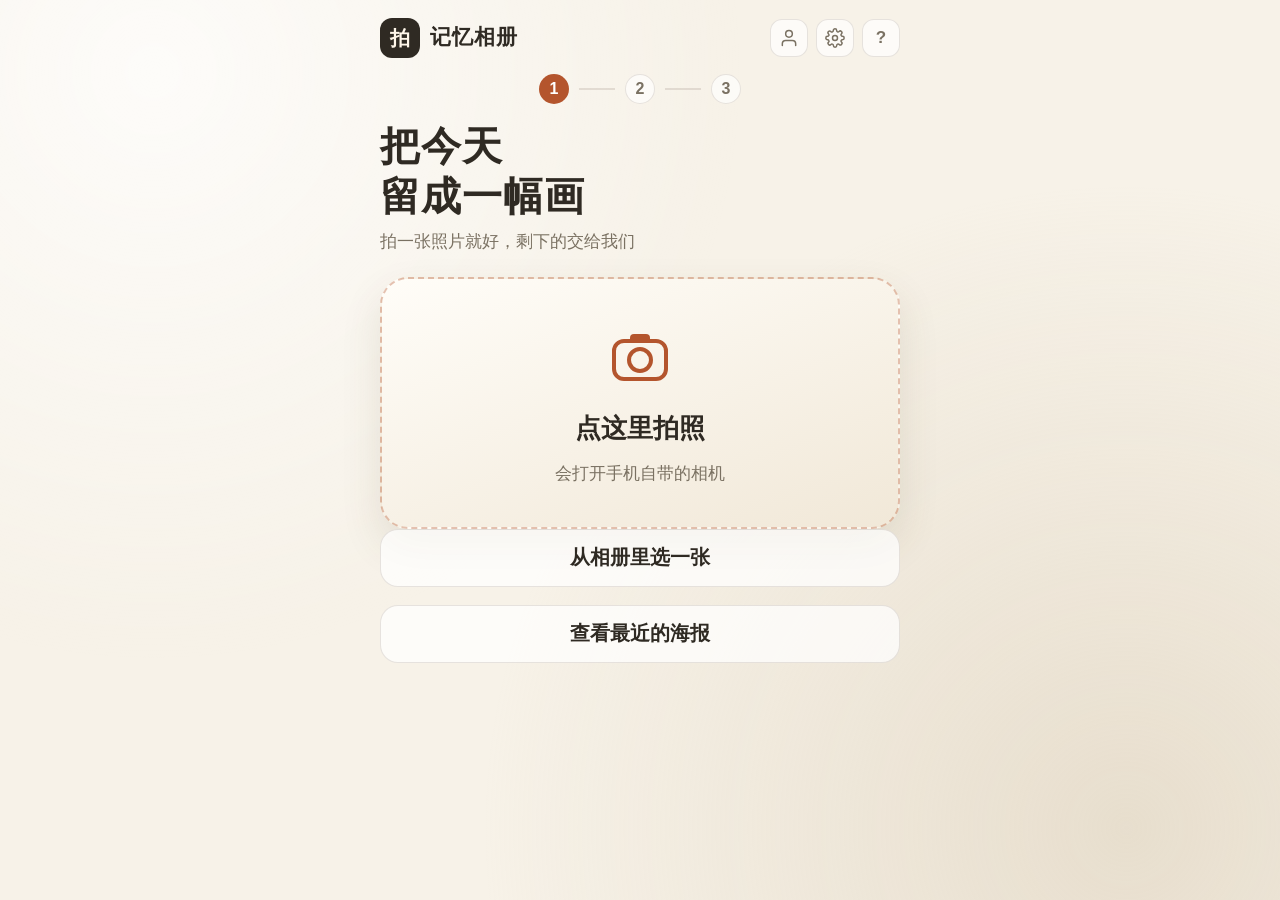
<file: index.html>
<!DOCTYPE html>
<html lang="zh-CN">
<head>
  <meta charset="utf-8">
  <meta name="viewport" content="width=device-width, initial-scale=1, viewport-fit=cover">
  <meta name="theme-color" content="#F7F2E8">
  <meta name="description" content="记忆相册 · 随手拍一张照片，选一种风格，生成一张带家人留言的纪念海报。">
  <title>记忆相册 · 把今天留成一幅画</title>
  <link rel="stylesheet" href="style.css?v=20261111j">
</head>
<body>
  <main class="app">
    <header class="top">
      <a class="brand" href="./">
        <span class="brand-mark">拍</span>
        <span class="brand-text">记忆相册</span>
      </a>
      <div class="top-actions">
        <button class="icon-btn" id="user-btn" type="button" aria-label="我的身份">
          <svg viewBox="0 0 24 24" width="20" height="20" fill="none" stroke="currentColor" stroke-width="1.8" stroke-linecap="round" stroke-linejoin="round" aria-hidden="true">
            <path d="M20 21v-2a4 4 0 0 0-4-4H8a4 4 0 0 0-4 4v2"></path>
            <circle cx="12" cy="7" r="4"></circle>
          </svg>
        </button>
        <button class="icon-btn" id="family-btn" type="button" aria-label="家人昵称设置">
          <svg viewBox="0 0 24 24" width="20" height="20" fill="none" stroke="currentColor" stroke-width="1.8" stroke-linecap="round" stroke-linejoin="round" aria-hidden="true">
            <circle cx="12" cy="12" r="3"></circle>
            <path d="M19.4 15a1.65 1.65 0 0 0 .33 1.82l.06.06a2 2 0 0 1-2.83 2.83l-.06-.06a1.65 1.65 0 0 0-1.82-.33 1.65 1.65 0 0 0-1 1.51V21a2 2 0 0 1-4 0v-.09A1.65 1.65 0 0 0 9 19.4a1.65 1.65 0 0 0-1.82.33l-.06.06a2 2 0 0 1-2.83-2.83l.06-.06A1.65 1.65 0 0 0 4.6 15a1.65 1.65 0 0 0-1.51-1H3a2 2 0 0 1 0-4h.09A1.65 1.65 0 0 0 4.6 9a1.65 1.65 0 0 0-.33-1.82l-.06-.06a2 2 0 0 1 2.83-2.83l.06.06A1.65 1.65 0 0 0 9 4.6 1.65 1.65 0 0 0 10 3.09V3a2 2 0 0 1 4 0v.09a1.65 1.65 0 0 0 1 1.51 1.65 1.65 0 0 0 1.82-.33l.06-.06a2 2 0 0 1 2.83 2.83l-.06.06A1.65 1.65 0 0 0 19.4 9a1.65 1.65 0 0 0 1.51 1H21a2 2 0 0 1 0 4h-.09a1.65 1.65 0 0 0-1.51 1z"></path>
          </svg>
        </button>
        <button class="icon-btn" id="help-btn" type="button" aria-label="使用帮助">?</button>
      </div>
    </header>

    <div class="steps" aria-hidden="true">
      <span class="step-dot active" data-step="1">1</span>
      <span class="step-line"></span>
      <span class="step-dot" data-step="2">2</span>
      <span class="step-line"></span>
      <span class="step-dot" data-step="3">3</span>
    </div>

    <!-- 第一步：拍照 -->
    <section class="panel active" id="panel-1">
      <h1 class="hero-title">把今天<br>留成一幅画</h1>
      <p class="hero-sub">拍一张照片就好，剩下的交给我们</p>

      <label class="camera-card" for="camera-input">
        <span class="camera-icon" aria-hidden="true">
          <svg viewBox="0 0 64 64" width="64" height="64"><rect x="6" y="16" width="52" height="38" rx="10" fill="none" stroke="currentColor" stroke-width="4"/><circle cx="32" cy="35" r="11" fill="none" stroke="currentColor" stroke-width="4"/><rect x="22" y="9" width="20" height="9" rx="4" fill="currentColor"/></svg>
        </span>
        <span class="camera-title">点这里拍照</span>
        <span class="camera-hint">会打开手机自带的相机</span>
      </label>
      <input id="camera-input" type="file" accept="image/*" capture="environment" hidden>
      <input id="album-input" type="file" accept="image/*" hidden>

      <button class="btn btn-ghost" id="album-btn" type="button">从相册里选一张</button>
      <button class="btn btn-ghost btn-big" id="gallery-btn" type="button">查看最近的海报</button>
    </section>

    <!-- 第二步：说一句 -->
    <section class="panel" id="panel-2">
      <h1 class="panel-title">说一句，<br>今天发生了什么？</h1>
      <p class="panel-sub">可以点话筒说话，也可以直接写一句</p>
      <img class="shot-preview" id="shot-preview" alt="刚拍的照片">
      <button class="btn btn-ghost retake-btn" id="retake-btn" type="button">
        <svg viewBox="0 0 24 24" width="18" height="18" fill="none" stroke="currentColor" stroke-width="2" stroke-linecap="round" stroke-linejoin="round" aria-hidden="true">
          <path d="M23 19a2 2 0 0 1-2 2H3a2 2 0 0 1-2-2V8a2 2 0 0 1 2-2h4l2-3h6l2 3h4a2 2 0 0 1 2 2z"></path>
          <circle cx="12" cy="13" r="4"></circle>
        </svg>
        重新选一张 / 重拍
      </button>
      <textarea id="story-input" rows="4" maxlength="200" placeholder="比如：今天去公园散步，玉兰花开了，心情特别好。"></textarea>
      <div class="voice-row">
        <button class="voice-btn" id="voice-btn" type="button">
          <svg viewBox="0 0 24 24" width="28" height="28" fill="none" stroke="currentColor" stroke-width="2" stroke-linecap="round" stroke-linejoin="round" aria-hidden="true">
            <rect x="9" y="3" width="6" height="11" rx="3"></rect>
            <path d="M5 11a7 7 0 0 0 14 0M12 18v3M8 21h8"></path>
          </svg>
          <span id="voice-label">按下说话，松开结束</span>
        </button>
        <p class="voice-tip" id="voice-tip">说完会自动变成文字，可以再改</p>
      </div>
      <div class="row">
        <button class="btn btn-ghost" id="skip-story" type="button">退回上一步</button>
        <button class="btn btn-primary" id="next-story" type="button">下一步</button>
      </div>
    </section>

    <!-- 第三步：选风格 -->
    <section class="panel" id="panel-3">
      <h1 class="panel-title">选一种喜欢的风格</h1>
      <p class="panel-sub">选好后点下面按钮，海报马上做好</p>
      <div class="styles" id="styles">
        <button class="style-card" type="button" data-style="文艺">
          <span class="style-swatch" aria-hidden="true">
            <svg viewBox="0 0 160 86" preserveAspectRatio="xMidYMid slice">
              <rect width="160" height="86" fill="#f6f1e6"/>
              <circle cx="124" cy="22" r="9" fill="#ead9b6"/>
              <path d="M0 64 L30 42 L52 60 L74 38 L98 62 L120 48 L160 66 V86 H0 Z" fill="#cdd3c0"/>
              <path d="M0 74 L34 58 L66 72 L98 56 L130 72 L160 62 V86 H0 Z" fill="#b3bba4" opacity="0.92"/>
              <path d="M30 80 C 44 60, 58 48, 78 40" stroke="#8a6f52" stroke-width="2.2" fill="none" stroke-linecap="round"/>
              <path d="M56 52 C 62 48, 66 46, 72 45" stroke="#8a6f52" stroke-width="1.6" fill="none" stroke-linecap="round"/>
              <g fill="#e3a6a2">
                <circle cx="78" cy="40" r="3.2"/>
                <circle cx="70" cy="45" r="2.6"/>
                <circle cx="62" cy="52" r="2.2"/>
              </g>
              <g fill="#f2c9c4">
                <circle cx="75" cy="43" r="1.4"/>
                <circle cx="67" cy="47.5" r="1.2"/>
              </g>
            </svg>
          </span>
          <span class="style-name">文艺</span>
          <span class="style-desc">清淡 · 有诗意</span>
        </button>
        <button class="style-card" type="button" data-style="喜庆">
          <span class="style-swatch" aria-hidden="true">
            <svg viewBox="0 0 160 86" preserveAspectRatio="xMidYMid slice">
              <rect width="160" height="86" fill="#9c211b"/>
              <ellipse cx="80" cy="92" rx="110" ry="42" fill="#c0392b" opacity="0.75"/>
              <circle cx="26" cy="18" r="2" fill="#f4c969" opacity="0.85"/>
              <circle cx="134" cy="24" r="2" fill="#f4c969" opacity="0.85"/>
              <circle cx="40" cy="60" r="1.6" fill="#f4c969" opacity="0.6"/>
              <circle cx="122" cy="62" r="1.6" fill="#f4c969" opacity="0.6"/>
              <line x1="80" y1="6" x2="80" y2="18" stroke="#f4c969" stroke-width="2"/>
              <rect x="73" y="16" width="14" height="6" rx="2" fill="#f4c969"/>
              <ellipse cx="80" cy="42" rx="21" ry="23" fill="#e14b31" stroke="#f4c969" stroke-width="2"/>
              <path d="M62 34 H98 M60 42 H100 M62 50 H98" stroke="#f4c969" stroke-width="1.3" opacity="0.8"/>
              <rect x="73" y="63" width="14" height="5" rx="2" fill="#f4c969"/>
              <path d="M75 68 L73 79 M80 68 L80 82 M85 68 L87 79" stroke="#f4c969" stroke-width="1.6" stroke-linecap="round"/>
            </svg>
          </span>
          <span class="style-name">喜庆</span>
          <span class="style-desc">热闹 · 吉利</span>
        </button>
        <button class="style-card" type="button" data-style="美丽">
          <span class="style-swatch" aria-hidden="true">
            <svg viewBox="0 0 160 86" preserveAspectRatio="xMidYMid slice">
              <rect width="160" height="86" fill="#fdecec"/>
              <rect y="62" width="160" height="24" fill="#e7d3e2" opacity="0.5"/>
              <path d="M52 84 C 55 66, 59 54, 66 44" stroke="#9fb28a" stroke-width="2" fill="none" stroke-linecap="round"/>
              <path d="M80 84 C 80 66, 81 52, 83 40" stroke="#9fb28a" stroke-width="2" fill="none" stroke-linecap="round"/>
              <path d="M108 84 C 104 68, 99 58, 93 48" stroke="#9fb28a" stroke-width="2" fill="none" stroke-linecap="round"/>
              <path d="M62 66 C 56 62, 52 62, 48 64" stroke="#9fb28a" stroke-width="1.6" fill="none"/>
              <path d="M98 62 C 104 58, 108 58, 112 60" stroke="#9fb28a" stroke-width="1.6" fill="none"/>
              <g transform="translate(66 40)">
                <circle cx="0" cy="-6.5" r="5.5" fill="#f2a6b3"/><circle cx="6.5" cy="-1" r="5.5" fill="#eda0ad"/><circle cx="4" cy="6" r="5.5" fill="#f2a6b3"/><circle cx="-4" cy="6" r="5.5" fill="#eda0ad"/><circle cx="-6.5" cy="-1" r="5.5" fill="#f2a6b3"/><circle r="3.4" fill="#f7d774"/>
              </g>
              <g transform="translate(84 34)">
                <circle cx="0" cy="-5.5" r="4.8" fill="#f6b8c8"/><circle cx="5.5" cy="-1" r="4.8" fill="#f2a6b3"/><circle cx="3.5" cy="5" r="4.8" fill="#f6b8c8"/><circle cx="-3.5" cy="5" r="4.8" fill="#f2a6b3"/><circle cx="-5.5" cy="-1" r="4.8" fill="#f6b8c8"/><circle r="3" fill="#fff6e6"/>
              </g>
              <g transform="translate(94 46)">
                <circle cx="0" cy="-4.5" r="4" fill="#f3b8a6"/><circle cx="4.5" cy="0" r="4" fill="#eda0ad"/><circle cx="0" cy="4.5" r="4" fill="#f3b8a6"/><circle cx="-4.5" cy="0" r="4" fill="#eda0ad"/><circle r="2.6" fill="#f7d774"/>
              </g>
            </svg>
          </span>
          <span class="style-name">美丽</span>
          <span class="style-desc">明亮 · 温柔</span>
        </button>
        <button class="style-card" type="button" data-style="怀旧">
          <span class="style-swatch" aria-hidden="true">
            <svg viewBox="0 0 160 86" preserveAspectRatio="xMidYMid slice">
              <rect width="160" height="86" fill="#ecdfc8"/>
              <rect y="64" width="160" height="22" fill="#d9c6a6" opacity="0.55"/>
              <g transform="translate(46 16) rotate(-6)">
                <rect width="46" height="54" rx="2" fill="#f8f2e4" stroke="#c9b28c"/>
                <rect x="5" y="5" width="36" height="34" fill="#c8a878"/>
                <circle cx="16" cy="18" r="6" fill="#e5c795"/>
                <path d="M5 33 L17 24 L27 31 L41 18 L41 39 L5 39 Z" fill="#a98d63"/>
              </g>
              <g transform="translate(82 20) rotate(5)">
                <rect width="46" height="54" rx="2" fill="#f8f2e4" stroke="#c9b28c"/>
                <rect x="5" y="5" width="36" height="34" fill="#bfa171"/>
                <circle cx="31" cy="14" r="5" fill="#e5c795"/>
                <path d="M5 35 L15 27 L25 33 L41 20 L41 39 L5 39 Z" fill="#9c8158"/>
              </g>
            </svg>
          </span>
          <span class="style-name">怀旧</span>
          <span class="style-desc">老照片 · 回忆</span>
        </button>
      </div>
      <button class="btn btn-primary btn-big" id="generate-btn" type="button">生成我的海报</button>
    </section>

    <!-- 结果 -->
    <section class="panel" id="panel-result">
      <h1 class="panel-title center">海报做好啦</h1>
      <div class="poster-wrap">
        <img id="poster-img" alt="生成的纪念海报">
      </div>
      <div class="actions result-actions">
        <div class="actions result-pair">
          <button class="btn btn-ghost" id="change-style" type="button">换一个风格</button>
          <button class="btn btn-ghost" id="random-style" type="button">随机风格</button>
        </div>
        <div class="actions result-pair">
          <button class="btn btn-ghost" id="change-copy" type="button">更换文案</button>
          <button class="btn btn-ghost" id="edit-copy" type="button">编辑文案</button>
        </div>
        <button class="btn btn-ghost" id="again" type="button">重新拍一张</button>
      </div>
      <p class="random-hint hidden" id="random-hint"></p>
      <div class="actions">
        <a class="btn btn-primary" id="download" download="记忆相册-海报.jpg">保存海报</a>
        <button class="btn btn-ghost hidden" id="share" type="button">分享给家人</button>
      </div>
      <div class="qr-card">
        <img id="qr-img" alt="留言页二维码">
        <div class="qr-info">
          <strong>分享海报，让家人扫码留言</strong>
          <p>家人的留言会自动出现在海报上</p>
          <a id="page-link" href="#" target="_blank" rel="noopener">打开留言页面</a>
        </div>
      </div>
      <p class="sync-note" id="sync-note">家人留言会自动出现在海报上</p>
    </section>

  </main>

  <!-- 生成中 -->
  <div class="loading hidden" id="loading">
    <div class="loading-card">
      <div class="pulse"><span></span><span></span><span></span></div>
      <p class="loading-text" id="loading-text">正在看看这张照片…</p>
      <p class="loading-tip">大概需要 5～10 秒，请稍等</p>
    </div>
  </div>

  <!-- 修改文案 -->
  <div class="modal hidden" id="copy-modal">
    <div class="modal-card">
      <h2>编辑海报文案</h2>
      <p class="modal-sub">这句话会显示在照片下面，最多 32 字；可以点话筒说，也可以直接改。</p>
      <label class="field-label" for="copy-input">主文案</label>
      <textarea id="copy-input" rows="3" maxlength="32" placeholder="写一句你想说的话"></textarea>
      <div class="voice-row">
        <button class="voice-btn" id="copy-voice" type="button">
          <svg viewBox="0 0 24 24" width="28" height="28" fill="none" stroke="currentColor" stroke-width="2" stroke-linecap="round" stroke-linejoin="round" aria-hidden="true">
            <rect x="9" y="3" width="6" height="11" rx="3"></rect>
            <path d="M5 11a7 7 0 0 0 14 0M12 18v3M8 21h8"></path>
          </svg>
          <span id="copy-voice-label">按下说话，松开结束</span>
        </button>
        <p class="voice-tip" id="copy-voice-tip">说完会自动变成文字，可以再改</p>
      </div>
      <div class="row">
        <button class="btn btn-ghost" id="copy-cancel" type="button">取消</button>
        <button class="btn btn-primary" id="copy-save" type="button">保存</button>
      </div>
    </div>
  </div>

  <!-- 最近的海报 -->
  <div class="modal hidden" id="gallery-modal">
    <div class="modal-card gallery-card">
      <button class="icon-btn gallery-close" id="gallery-close" type="button" aria-label="关闭">×</button>
      <div id="gallery-list-view">
        <h2>最近的海报</h2>
        <div class="gallery-grid" id="gallery-grid"></div>
        <p class="gallery-empty hidden" id="gallery-empty">还没有生成过海报，先做一张吧。</p>
      </div>
      <div class="hidden" id="gallery-detail-view">
        <button class="gallery-back" id="gallery-back" type="button">← 返回最近的海报</button>
        <h2 id="history-title">海报</h2>
        <div class="history-swipe" id="history-swipe">
          <img id="history-poster" alt="历史海报" draggable="false">
          <button class="swipe-arrow swipe-prev hidden" id="history-prev" type="button" aria-label="上一张">‹</button>
          <button class="swipe-arrow swipe-next hidden" id="history-next" type="button" aria-label="下一张">›</button>
        </div>
        <p class="swipe-hint" id="history-counter"></p>
        <div class="history-comments" id="history-comments"></div>
        <a class="btn btn-primary" id="history-page-link" target="_blank" rel="noopener">打开留言页</a>
      </div>
    </div>
  </div>

  <!-- 家人昵称 -->
  <div class="modal hidden" id="family-modal">
    <div class="modal-card">
      <h2>家人昵称</h2>
      <p class="modal-sub">第一个昵称是老人的称呼，家人留言时可以选自己的昵称。</p>
      <div class="family-list" id="family-list"></div>
      <div class="family-add">
        <input id="family-new-input" type="text" maxlength="12" placeholder="添加一个昵称，比如：小敏">
        <button class="btn btn-primary family-add-btn" id="family-add-btn" type="button">添加</button>
      </div>
      <div class="row">
        <button class="btn btn-ghost" id="family-cancel" type="button">关闭</button>
        <button class="btn btn-primary" id="family-save" type="button">保存</button>
      </div>
    </div>
  </div>

  <!-- 帮助 -->
  <div class="modal hidden" id="help-modal">
    <div class="modal-card">
      <h2>三步做一张海报</h2>
      <ol class="help-list">
        <li><strong>一拍</strong>：点大按钮，用手机相机拍一张。</li>
        <li><strong>一说</strong>：点话筒说话，会自动变成文字；也可以直接写或跳过。</li>
        <li><strong>一选</strong>：选文艺、喜庆、美丽、怀旧中的一种。</li>
      </ol>
      <p class="modal-sub">海报右下角有二维码，家人扫码就能留言。</p>
      <button class="btn btn-primary" id="help-close" type="button">知道了</button>
    </div>
  </div>

  <!-- 我的身份 -->
  <div class="modal hidden" id="user-modal">
    <div class="modal-card">
      <h2>我的身份</h2>
      <p class="modal-sub">这台设备的身份码用来区分不同人。换手机时可以导出身份再导入，就能看到同一个人的海报。</p>
      <label class="field-label">我的身份码</label>
      <div class="user-id-box">
        <code id="user-id-display"></code>
        <button class="btn btn-ghost user-id-copy" id="user-id-copy" type="button">复制</button>
      </div>
      <div class="row">
        <button class="btn btn-ghost" id="user-export" type="button">导出身份</button>
        <button class="btn btn-ghost" id="user-import" type="button">导入身份</button>
      </div>
      <label class="field-label hidden" id="user-import-label">粘贴身份码</label>
      <textarea id="user-import-input" rows="3" class="hidden" placeholder="粘贴从另一台设备导出的身份码"></textarea>
      <div class="row hidden" id="user-import-actions">
        <button class="btn btn-ghost" id="user-import-cancel" type="button">取消</button>
        <button class="btn btn-primary" id="user-import-confirm" type="button">确认导入</button>
      </div>
      <div class="user-danger-row">
        <button class="btn btn-ghost danger" id="user-reset" type="button">重置为新身份</button>
      </div>
      <button class="btn btn-ghost btn-big" id="user-close" type="button">关闭</button>
    </div>
  </div>

  <div class="toast" id="toast" role="status" aria-live="polite"></div>

  <script src="qrcode.js"></script>
  <script src="poster.js?v=20261111j"></script>
  <script src="sync.js?v=20261111j"></script>
  <script src="voice.js?v=20261111j"></script>
  <script src="app.js?v=20261111j"></script>
</body>
</html>
</file>
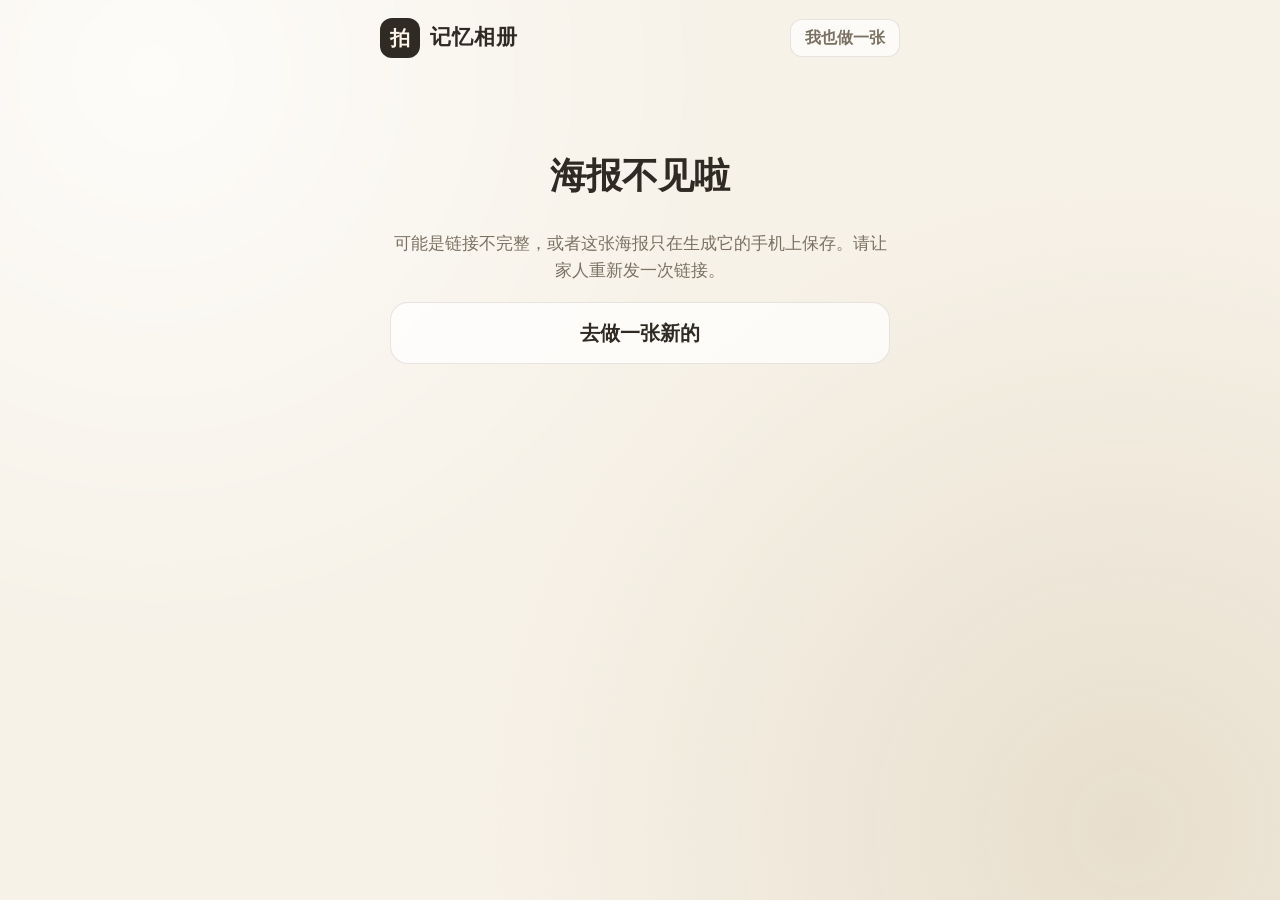
<file: view.html>
<!DOCTYPE html>
<html lang="zh-CN">
<head>
  <meta charset="utf-8">
  <meta name="viewport" content="width=device-width, initial-scale=1, viewport-fit=cover">
  <meta name="theme-color" content="#F7F2E8">
  <meta name="description" content="家人做了一张纪念海报，扫码给TA留句话吧。">
  <title>家人的留言 · 记忆相册</title>
  <link rel="stylesheet" href="style.css?v=20261111j">
</head>
<body class="viewer-body">
  <main class="app viewer">
    <header class="top">
      <a class="brand" href="./">
        <span class="brand-mark">拍</span>
        <span class="brand-text">记忆相册</span>
      </a>
      <a class="icon-btn wide" href="./">我也做一张</a>
    </header>

    <div class="view-loading" id="view-loading">
      <div class="spinner"></div>
      <p>正在打开海报…</p>
    </div>

    <div id="view-content" class="hidden">
      <div class="poster-wrap" id="poster-wrap">
        <img id="poster-img" alt="家人的纪念海报">
      </div>

      <p class="view-meta" id="view-meta"></p>
      <a class="btn btn-primary" id="download" download="记忆相册-海报.jpg">保存这张海报</a>

      <div class="text-card hidden" id="text-card">
        <p class="tc-date" id="tc-date"></p>
        <h1 id="tc-title"></h1>
        <p class="tc-caption" id="tc-caption"></p>
        <p class="tc-story" id="tc-story"></p>
        <p class="tc-blessing" id="tc-blessing"></p>
        <p class="tc-note">图片加载失败或已过期时，这里显示文字版故事；留言仍会同步。</p>
      </div>

      <section class="comments-card">
        <div class="comments-head">
          <h2>家人的留言</h2>
          <span class="comments-count" id="comments-count"></span>
        </div>
        <p class="comments-intro" id="comments-intro">写下想对TA说的话，留言会同步到老人的海报上。</p>
        <div class="comment-list" id="comment-list"></div>

        <form class="comment-form" id="comment-form">
          <label class="field-label" for="comment-name-select">您的称呼</label>
          <select id="comment-name-select" class="comment-name-select">
            <!-- 家人昵称由 JS 填充 -->
          </select>
          <input id="comment-name-other" type="text" maxlength="12" autocomplete="nickname" placeholder="输入您的昵称" class="comment-name-other hidden">
          <input id="comment-name" type="hidden" name="name">
          <label class="field-label" for="comment-content">想说的话</label>
          <textarea id="comment-content" name="content" maxlength="200" rows="4" placeholder="比如：奶奶笑得真好看，周末回家看您。"></textarea>
          <div class="voice-row">
            <button class="voice-btn" id="comment-voice" type="button">
              <svg viewBox="0 0 24 24" width="26" height="26" fill="none" stroke="currentColor" stroke-width="2" stroke-linecap="round" stroke-linejoin="round" aria-hidden="true">
                <rect x="9" y="3" width="6" height="11" rx="3"></rect>
                <path d="M5 11a7 7 0 0 0 14 0M12 18v3M8 21h8"></path>
              </svg>
              <span id="comment-voice-label">按下说话，松开结束</span>
            </button>
            <p class="voice-tip" id="comment-voice-tip">说的话会自动变成文字，可以再改</p>
          </div>
          <button class="btn btn-primary" id="comment-submit" type="submit">写下留言</button>
          <button class="btn btn-ghost hidden" id="copy-comment" type="button">复制留言发给家人</button>
          <p class="comment-tip" id="comment-tip">留言发送后，老人打开海报就能看到。</p>
        </form>
      </section>

      <footer class="footer">
        <p>这张海报只通过这个链接分享给家人。</p>
        <p class="tiny">记忆相册 · 把今天留成一幅画</p>
      </footer>
    </div>

    <div id="view-error" class="view-error hidden">
      <h1>海报不见啦</h1>
      <p>可能是链接不完整，或者这张海报只在生成它的手机上保存。请让家人重新发一次链接。</p>
      <a class="btn btn-ghost" href="./">去做一张新的</a>
    </div>
  </main>

  <div class="toast" id="toast" role="status" aria-live="polite"></div>
  <script src="qrcode.js"></script>
  <script src="poster.js?v=20261111j"></script>
  <script src="sync.js?v=20261111j"></script>
  <script src="voice.js?v=20261111j"></script>
  <script src="view.js?v=20261111j"></script>
</body>
</html>
</file>
<file: style.css>
:root {
  --bg: #f7f2e8;
  --paper: #fffdf8;
  --ink: #2f2a23;
  --soft: #7a7162;
  --line: rgba(90, 76, 58, 0.14);
  --accent: #b4552d;
  --accent-deep: #8f3f20;
  --green: #5b7a5e;
  --shadow: 0 18px 40px rgba(91, 72, 45, 0.12);
}

* { box-sizing: border-box; -webkit-tap-highlight-color: transparent; }

html, body {
  margin: 0;
  padding: 0;
  background: var(--bg);
  color: var(--ink);
  font-family: "Noto Sans SC", "PingFang SC", "Hiragino Sans GB", "Microsoft YaHei", sans-serif;
  font-size: 18px;
  line-height: 1.6;
}

body::before {
  content: "";
  position: fixed;
  inset: 0;
  pointer-events: none;
  background:
    radial-gradient(circle at 12% 8%, rgba(255, 255, 255, 0.75), transparent 42%),
    radial-gradient(circle at 88% 92%, rgba(219, 206, 184, 0.55), transparent 46%);
  z-index: 0;
}

.hidden { display: none !important; }

.app {
  position: relative;
  z-index: 1;
  max-width: 560px;
  margin: 0 auto;
  padding: 18px 20px calc(28px + env(safe-area-inset-bottom));
}

/* 顶部 */
.top {
  display: flex;
  align-items: center;
  justify-content: space-between;
  gap: 12px;
  margin-bottom: 16px;
}

.brand {
  display: inline-flex;
  align-items: center;
  gap: 10px;
  text-decoration: none;
  color: var(--ink);
}

.brand-mark {
  width: 40px;
  height: 40px;
  display: grid;
  place-items: center;
  border-radius: 12px;
  background: var(--ink);
  color: #fff7ea;
  font-size: 20px;
  font-weight: 700;
  font-family: "Noto Serif SC", "Songti SC", serif;
}

.brand-text {
  font-size: 21px;
  font-weight: 700;
  font-family: "Noto Serif SC", "Songti SC", serif;
  letter-spacing: 1px;
}

.top-actions { display: flex; gap: 8px; }

.icon-btn {
  border: 1px solid var(--line);
  background: rgba(255, 255, 255, 0.7);
  color: var(--soft);
  width: 38px;
  height: 38px;
  border-radius: 12px;
  font-size: 17px;
  font-weight: 700;
  cursor: pointer;
  display: grid;
  place-items: center;
  text-decoration: none;
}

.icon-btn.wide { width: auto; padding: 0 14px; font-size: 16px; }

/* 步骤 */
.steps {
  display: flex;
  align-items: center;
  justify-content: center;
  gap: 10px;
  margin: 6px 0 18px;
}

.step-dot {
  width: 30px;
  height: 30px;
  border-radius: 50%;
  display: grid;
  place-items: center;
  font-size: 16px;
  font-weight: 700;
  color: var(--soft);
  background: rgba(255, 255, 255, 0.65);
  border: 1px solid var(--line);
}

.step-dot.active { background: var(--accent); color: #fff; border-color: transparent; }

.step-line { width: 36px; height: 2px; background: var(--line); }

/* 面板 */
.panel { display: none; animation: fade 0.28s ease; }
.panel.active { display: block; }

@keyframes fade {
  from { opacity: 0; transform: translateY(8px); }
  to { opacity: 1; transform: none; }
}

.hero-title {
  margin: 14px 0 6px;
  font-size: 40px;
  line-height: 1.25;
  font-family: "Noto Serif SC", "Songti SC", serif;
  letter-spacing: 1px;
}

.hero-sub, .panel-sub {
  margin: 0 0 22px;
  color: var(--soft);
  font-size: 17px;
}

.panel-title {
  margin: 8px 0 4px;
  font-size: 30px;
  line-height: 1.35;
  font-family: "Noto Serif SC", "Songti SC", serif;
}

.panel-title.center { text-align: center; }

/* 拍照卡片 */
.camera-card {
  display: flex;
  flex-direction: column;
  align-items: center;
  gap: 10px;
  padding: 46px 20px 40px;
  border-radius: 28px;
  background: linear-gradient(160deg, #fffdf8, #f1e8d8);
  border: 2px dashed rgba(180, 85, 45, 0.35);
  box-shadow: var(--shadow);
  cursor: pointer;
  text-align: center;
  transition: transform 0.15s ease;
}

.camera-card:active { transform: scale(0.985); }

.camera-icon { color: var(--accent); }

.camera-title { font-size: 26px; font-weight: 700; }

.camera-hint { color: var(--soft); font-size: 17px; }

.shot-preview {
  width: 100%;
  max-height: 320px;
  object-fit: cover;
  border-radius: 20px;
  box-shadow: var(--shadow);
  margin-bottom: 10px;
  background: #e7e0d3;
}

.retake-btn {
  display: inline-flex;
  align-items: center;
  justify-content: center;
  gap: 6px;
  width: auto;
  min-height: 44px;
  padding: 10px 16px;
  margin-bottom: 14px;
  font-size: 17px;
  border-radius: 14px;
  background: rgba(255, 255, 255, 0.6);
}

/* 按钮 */
.btn {
  display: flex;
  align-items: center;
  justify-content: center;
  width: 100%;
  min-height: 58px;
  padding: 14px 20px;
  border: none;
  border-radius: 18px;
  font-family: inherit;
  font-size: 20px;
  font-weight: 700;
  text-decoration: none;
  cursor: pointer;
  transition: transform 0.15s ease, opacity 0.15s ease;
}

.btn:active { transform: scale(0.985); opacity: 0.92; }

.btn-primary {
  background: linear-gradient(135deg, var(--accent), var(--accent-deep));
  color: #fff8ee;
  box-shadow: 0 14px 26px rgba(180, 85, 45, 0.28);
}

.btn-ghost {
  background: rgba(255, 255, 255, 0.72);
  color: var(--ink);
  border: 1px solid var(--line);
}

.btn-big { margin-top: 18px; }

.row { display: flex; gap: 12px; margin-top: 16px; }
.row .btn { flex: 1; }

/* 文字输入 */
textarea, input[type="text"], input[type="password"] {
  width: 100%;
  border: 1px solid var(--line);
  border-radius: 18px;
  background: rgba(255, 255, 255, 0.82);
  padding: 16px 16px;
  font-family: inherit;
  font-size: 18px;
  line-height: 1.6;
  color: var(--ink);
  outline: none;
  resize: vertical;
}

textarea:focus, input:focus { border-color: rgba(180, 85, 45, 0.55); }

/* 语音输入 */
.voice-row {
  display: flex;
  flex-direction: column;
  gap: 8px;
  margin-top: 12px;
}

.voice-btn {
  display: flex;
  align-items: center;
  justify-content: center;
  gap: 10px;
  width: 100%;
  padding: 14px 18px;
  border-radius: 18px;
  border: 2px dashed rgba(180, 85, 45, 0.38);
  background: rgba(255, 255, 255, 0.72);
  color: var(--accent-deep);
  font-family: inherit;
  font-size: 18px;
  font-weight: 700;
  cursor: pointer;
}

.voice-btn:disabled {
  opacity: 0.55;
  cursor: not-allowed;
}

.voice-btn.recording {
  border-style: solid;
  border-color: #b4552d;
  background: #b4552d;
  color: #fff8ee;
  animation: voicePulse 1.2s infinite;
}

.voice-btn.starting {
  border-style: solid;
  border-color: #d08a3c;
  background: #f0c987;
  color: #5a3a2e;
  animation: voicePulse 1.6s infinite;
}

.voice-btn.keyboard-mode {
  border-style: solid;
  border-color: rgba(180, 85, 45, 0.5);
  background: #fffaf1;
  color: #7a4a32;
}

.voice-btn svg { flex: none; }

.voice-keyboard {
  align-self: stretch;
  min-height: 46px;
  padding: 10px 14px;
  border: 1px dashed rgba(180, 85, 45, 0.45);
  border-radius: 12px;
  background: #fffaf1;
  color: var(--accent);
  font-size: 17px;
  font-weight: 600;
  cursor: pointer;
}

.voice-tip {
  margin: 0;
  text-align: center;
  font-size: 16px;
  line-height: 1.5;
  color: var(--soft);
}

.voice-tip.error {
  color: #a8432a;
  font-weight: 600;
}

.voice-keyboard.attention {
  border-color: #b4552d;
  background: #ffe9d6;
  animation: voicePulse 1.6s infinite;
}

@keyframes voicePulse {
  0%, 100% { box-shadow: 0 0 0 0 rgba(180, 85, 45, 0.3); }
  50% { box-shadow: 0 0 0 9px rgba(180, 85, 45, 0); }
}

/* 风格 */
.styles {
  display: grid;
  grid-template-columns: 1fr 1fr;
  gap: 14px;
  margin-bottom: 6px;
}

.style-card {
  display: flex;
  flex-direction: column;
  align-items: flex-start;
  gap: 2px;
  padding: 10px 10px 14px;
  border-radius: 22px;
  border: 2px solid transparent;
  background: rgba(255, 255, 255, 0.72);
  box-shadow: 0 8px 22px rgba(91, 72, 45, 0.08);
  cursor: pointer;
  font-family: inherit;
  text-align: left;
}

.style-card.selected {
  border-color: var(--accent);
  box-shadow: 0 12px 28px rgba(180, 85, 45, 0.2);
}

.style-swatch {
  width: 100%;
  height: 86px;
  border-radius: 14px;
  margin-bottom: 8px;
  overflow: hidden;
  box-shadow: inset 0 0 0 1px rgba(90, 60, 30, 0.08);
}

.style-swatch svg { display: block; width: 100%; height: 100%; }

.style-name { font-size: 20px; font-weight: 700; padding-left: 4px; }
.style-desc { font-size: 16px; color: var(--soft); padding-left: 4px; }

.ai-hint {
  margin: 14px 2px 0;
  font-size: 16px;
  color: var(--soft);
  text-align: center;
}

/* 结果 */
.poster-wrap {
  margin: 16px 0 18px;
  border-radius: 22px;
  overflow: hidden;
  box-shadow: 0 26px 50px rgba(70, 50, 28, 0.22);
  background: #fff;
}

.poster-wrap img { display: block; width: 100%; height: auto; }

.insight {
  background: rgba(255, 255, 255, 0.78);
  border: 1px solid var(--line);
  border-radius: 18px;
  padding: 14px 16px;
  margin-bottom: 16px;
  font-size: 17px;
}

.insight-head { font-weight: 700; color: var(--accent-deep); margin-bottom: 6px; }
.insight p { margin: 4px 0; color: var(--soft); }
.insight p span { color: var(--ink); font-weight: 700; margin-right: 8px; }
.insight b {
  display: inline-block;
  margin: 2px 6px 2px 0;
  padding: 2px 9px;
  border-radius: 999px;
  background: rgba(91, 122, 94, 0.12);
  color: var(--green);
  font-weight: 600;
}

.actions { display: flex; gap: 12px; }
.actions .btn { flex: 1; }
.result-actions { margin-top: 18px; flex-direction: column; }
.result-pair { width: 100%; }
.random-hint {
  margin: 8px 0 0;
  text-align: center;
  font-size: 16px;
  line-height: 1.5;
  color: var(--soft);
}

.qr-card {
  display: flex;
  align-items: center;
  gap: 16px;
  margin: 18px 0;
  padding: 16px;
  border-radius: 22px;
  background: rgba(255, 255, 255, 0.8);
  border: 1px solid var(--line);
}

.qr-card img { width: 128px; height: 128px; border-radius: 12px; background: #fff; }

.qr-info strong { font-size: 17px; }
.qr-info p { margin: 4px 0 8px; font-size: 16px; color: var(--soft); }
.qr-info a { color: var(--accent-deep); font-size: 16px; font-weight: 700; }

.sync-note {
  margin: -4px 0 6px;
  text-align: center;
  font-size: 16px;
  color: var(--soft);
}

/* 页脚 */
.footer {
  margin-top: 30px;
  text-align: center;
  color: var(--soft);
  font-size: 16px;
}

.footer p { margin: 4px 0; }
.footer .tiny { opacity: 0.75; font-size: 14px; }

/* 加载 */
.loading {
  position: fixed;
  inset: 0;
  z-index: 50;
  display: grid;
  place-items: center;
  background: rgba(247, 242, 232, 0.9);
  backdrop-filter: blur(5px);
}

.loading-card {
  width: min(86%, 340px);
  padding: 30px 24px;
  border-radius: 26px;
  background: var(--paper);
  box-shadow: var(--shadow);
  text-align: center;
}

.pulse { display: flex; justify-content: center; gap: 9px; margin-bottom: 18px; }

.pulse span {
  width: 12px;
  height: 12px;
  border-radius: 50%;
  background: var(--accent);
  animation: pulse 1.2s infinite ease-in-out;
}

.pulse span:nth-child(2) { animation-delay: 0.18s; }
.pulse span:nth-child(3) { animation-delay: 0.36s; }

@keyframes pulse {
  0%, 100% { transform: translateY(0); opacity: 0.45; }
  50% { transform: translateY(-8px); opacity: 1; }
}

.loading-text { margin: 0 0 6px; font-size: 19px; font-weight: 700; }
.loading-tip { margin: 0; color: var(--soft); font-size: 16px; }

/* 弹窗 */
.modal {
  position: fixed;
  inset: 0;
  z-index: 60;
  display: grid;
  place-items: center;
  padding: 20px;
  background: rgba(35, 28, 20, 0.45);
  backdrop-filter: blur(3px);
}

.modal-card {
  width: min(100%, 420px);
  max-height: 86vh;
  overflow: auto;
  padding: 24px 22px;
  border-radius: 26px;
  background: var(--paper);
  box-shadow: var(--shadow);
}

.modal-card h2 {
  margin: 0 0 6px;
  font-size: 23px;
  font-family: "Noto Serif SC", "Songti SC", serif;
}

.modal-sub { margin: 0 0 16px; color: var(--soft); font-size: 16px; }

/* 最近的海报 */
.gallery-card { width: min(100%, 520px); position: relative; }
.gallery-close { position: absolute; top: 14px; right: 14px; z-index: 2; }
.gallery-grid { display: grid; grid-template-columns: repeat(2, minmax(0, 1fr)); gap: 12px; }
.gallery-item {
  display: block;
  width: 100%;
  padding: 0;
  border: 1px solid var(--line);
  border-radius: 16px;
  overflow: hidden;
  background: rgba(255, 255, 255, 0.75);
  text-align: left;
  cursor: pointer;
}
.gallery-thumb { display: block; width: 100%; aspect-ratio: 1080 / 1820; background: #e9e2d5; }
.gallery-meta { display: block; padding: 8px 10px 10px; }
.gallery-meta strong { display: block; font-size: 16px; color: var(--ink); }
.gallery-meta small { display: block; margin-top: 2px; font-size: 14px; color: var(--soft); }
.gallery-empty { margin: 18px 0 4px; color: var(--soft); font-size: 16px; text-align: center; }
.gallery-back {
  border: 0;
  background: none;
  color: var(--accent-deep);
  font: inherit;
  font-size: 16px;
  padding: 0 0 10px;
  cursor: pointer;
}
#history-poster { display: block; width: 100%; border-radius: 16px; box-shadow: 0 16px 32px rgba(70, 50, 28, 0.18); transition: opacity 0.18s ease; }
.history-swipe { position: relative; touch-action: pan-y; }
.swipe-arrow {
  position: absolute;
  top: 50%;
  transform: translateY(-50%);
  width: 54px;
  height: 54px;
  border: 0;
  border-radius: 50%;
  background: rgba(255, 255, 255, 0.88);
  color: var(--accent-deep);
  font-size: 34px;
  line-height: 1;
  padding: 0 0 6px;
  box-shadow: 0 6px 16px rgba(70, 50, 28, 0.2);
  cursor: pointer;
  z-index: 2;
}
.swipe-arrow.swipe-prev { left: 8px; }
.swipe-arrow.swipe-next { right: 8px; }
.swipe-arrow:active { background: #fff; transform: translateY(-50%) scale(0.94); }
.swipe-hint {
  margin: 12px 0 0;
  text-align: center;
  font-size: 17px;
  color: var(--soft);
}
.history-comments { margin: 14px 0; }
.history-comments h3 { margin: 0 0 8px; font-size: 17px; }
.history-comment { margin-bottom: 8px; padding: 10px 12px; border: 1px solid var(--line); border-radius: 14px; background: rgba(255, 255, 255, 0.72); }
.history-comment strong { display: block; font-size: 16px; color: var(--accent-deep); }
.history-comment p { margin: 4px 0; font-size: 16px; line-height: 1.6; color: var(--ink); }
.history-comment span { font-size: 14px; color: var(--soft); }
#history-page-link { display: block; text-align: center; }

.field-label {
  display: block;
  margin: 12px 0 6px;
  font-size: 16px;
  font-weight: 700;
  color: var(--soft);
}

.field-tip { margin: 8px 0 0; font-size: 14px; color: var(--soft); }

.help-list { margin: 10px 0 14px; padding-left: 22px; }
.help-list li { margin: 8px 0; }

/* 家人昵称列表 */
.family-list {
  display: flex;
  flex-direction: column;
  gap: 10px;
  margin-bottom: 14px;
}

.family-item {
  display: flex;
  align-items: center;
  gap: 8px;
  padding: 12px 12px;
  border: 1px solid var(--line);
  border-radius: 14px;
  background: rgba(255, 255, 255, 0.8);
  min-height: 54px;
}

.family-item.first {
  border-color: rgba(180, 85, 45, 0.35);
  background: rgba(255, 245, 232, 0.9);
}

.family-item.first::before {
  content: "老人";
  flex: none;
  font-size: 14px;
  font-weight: 700;
  color: #fff;
  background: var(--accent);
  padding: 4px 10px;
  border-radius: 8px;
  white-space: nowrap;
}

.family-item .family-name {
  flex: 1;
  border: 1px solid rgba(90, 76, 58, 0.18);
  background: #fff;
  font: inherit;
  font-size: 17px;
  color: var(--ink);
  padding: 10px 14px;
  border-radius: 10px;
  min-height: 40px;
  width: 0; /* 让 flex:1 生效 */
}

.family-item .family-name:focus {
  border-color: var(--accent);
  outline: 2px solid rgba(180, 85, 45, 0.25);
}

.family-item .family-actions {
  display: flex;
  gap: 4px;
  flex: none;
}

.family-item .family-actions button {
  width: 36px;
  height: 36px;
  border: 1px solid var(--line);
  background: rgba(255, 255, 255, 0.7);
  border-radius: 10px;
  font-size: 17px;
  cursor: pointer;
  display: grid;
  place-items: center;
  color: var(--soft);
}

.family-item .family-actions button:hover { color: var(--ink); }
.family-item .family-actions button:disabled { opacity: 0.3; cursor: not-allowed; }

.family-add {
  display: flex;
  gap: 10px;
  align-items: stretch;
  margin-bottom: 4px;
}

.family-add input[type="text"] {
  flex: 1 1 auto;
  width: auto;
  min-width: 0;
  font-size: 17px;
  padding: 14px 16px;
  min-height: 54px;
}

.family-add .btn.family-add-btn {
  flex: 0 0 auto;
  width: auto;
  max-width: none;
  min-width: 80px;
  padding: 14px 18px;
  min-height: 54px;
  font-size: 16px;
  font-weight: 700;
  border-radius: 14px;
}

/* 我的身份 */
.user-id-box {
  display: flex;
  align-items: center;
  gap: 8px;
  padding: 12px 14px;
  border: 1px solid var(--line);
  border-radius: 14px;
  background: #faf6ef;
  margin-bottom: 12px;
}
.user-id-box code {
  flex: 1;
  font-family: "Courier New", monospace;
  font-size: 16px;
  color: var(--ink);
  word-break: break-all;
  line-height: 1.5;
}
.user-id-copy {
  flex: none;
  padding: 6px 14px;
  min-height: 36px;
  font-size: 16px;
  width: auto;
  border-radius: 10px;
}
.user-danger-row { margin-top: 12px; }
.btn.danger {
  color: #a8432a;
  border-color: rgba(168, 67, 42, 0.3);
  background: rgba(168, 67, 42, 0.08);
  font-size: 16px;
}

/* 轻提示 */
.toast {
  position: fixed;
  left: 50%;
  bottom: calc(30px + env(safe-area-inset-bottom));
  z-index: 80;
  transform: translate(-50%, 20px);
  max-width: 86%;
  padding: 12px 18px;
  border-radius: 999px;
  background: rgba(47, 42, 35, 0.92);
  color: #fff8ee;
  font-size: 17px;
  opacity: 0;
  pointer-events: none;
  transition: opacity 0.22s ease, transform 0.22s ease;
}

.toast.show { opacity: 1; transform: translate(-50%, 0); }

/* ---------------- 留言页 ---------------- */
.eyebrow {
  margin: 6px 0 14px;
  text-align: center;
  color: var(--soft);
  font-size: 16px;
  letter-spacing: 1px;
}

.view-meta {
  margin: -4px 0 14px;
  text-align: center;
  color: var(--soft);
  font-size: 16px;
}

.comments-card {
  margin-top: 22px;
  padding: 20px;
  border-radius: 24px;
  background: rgba(255, 255, 255, 0.82);
  border: 1px solid var(--line);
}

.comments-head {
  display: flex;
  align-items: baseline;
  justify-content: space-between;
}

.comments-head h2 {
  margin: 0;
  font-size: 21px;
  font-family: "Noto Serif SC", "Songti SC", serif;
}

.comments-count { color: var(--soft); font-size: 16px; }
.comments-intro { margin: 6px 0 14px; color: var(--soft); font-size: 16px; }

.comment-list { display: flex; flex-direction: column; gap: 10px; }

.comment-empty { color: var(--soft); font-size: 16px; margin: 4px 0 14px; }

.comment-item {
  padding: 12px 14px;
  border-radius: 16px;
  background: rgba(247, 242, 232, 0.85);
}

.comment-name { font-weight: 700; font-size: 16px; color: var(--accent-deep); }
.comment-text { font-size: 16px; margin-top: 2px; }

.comment-form { margin-top: 18px; }
.comment-form textarea { margin-bottom: 12px; }
.comment-tip { margin: 10px 0 0; color: var(--soft); font-size: 14px; text-align: center; }

.comment-name-select,
.comment-name-other {
  width: 100%;
  border: 1px solid var(--line);
  border-radius: 14px;
  background: rgba(255, 255, 255, 0.85);
  padding: 12px 14px;
  font-family: inherit;
  font-size: 17px;
  color: var(--ink);
  outline: none;
  margin-bottom: 10px;
  appearance: none;
  -webkit-appearance: none;
  background-image: url("data:image/svg+xml;charset=utf-8,%3Csvg xmlns='http://www.w3.org/2000/svg' width='14' height='8' viewBox='0 0 14 8'%3E%3Cpath d='M1 1l6 6 6-6' fill='none' stroke='%237a7162' stroke-width='1.8' stroke-linecap='round' stroke-linejoin='round'/%3E%3C/svg%3E");
  background-repeat: no-repeat;
  background-position: right 14px center;
  padding-right: 36px;
}

.comment-name-select:focus,
.comment-name-other:focus { border-color: rgba(180, 85, 45, 0.55); }

.comment-name-other {
  background-image: none;
  padding-right: 14px;
}

.comment-name-other.hidden { display: none; }

.view-loading {
  padding: 60px 0;
  text-align: center;
  color: var(--soft);
}

.spinner {
  width: 38px;
  height: 38px;
  margin: 0 auto 14px;
  border-radius: 50%;
  border: 3px solid rgba(180, 85, 45, 0.18);
  border-top-color: var(--accent);
  animation: spin 0.9s linear infinite;
}

@keyframes spin { to { transform: rotate(360deg); } }

.view-error { padding: 50px 10px; text-align: center; }
.view-error h1 { font-family: "Noto Serif SC", "Songti SC", serif; }
.view-error p { color: var(--soft); font-size: 17px; }
.view-error .btn { margin-top: 18px; }

/* 文字版故事卡 */
.text-card {
  margin: 18px 0;
  padding: 26px 24px;
  border-radius: 26px;
  background: linear-gradient(160deg, #f7f2e7, #e9e0cf);
  color: #3c3830;
  box-shadow: var(--shadow);
}

.text-card .tc-date { margin: 0 0 10px; font-size: 16px; opacity: 0.75; }

.text-card h1 {
  margin: 0 0 12px;
  font-size: 34px;
  line-height: 1.3;
  font-family: "Noto Serif SC", "Songti SC", serif;
  color: #6c7c69;
}

.text-card .tc-caption { font-size: 17px; margin: 0 0 12px; }
.text-card .tc-story { font-size: 16px; margin: 0 0 14px; opacity: 0.9; }
.text-card .tc-blessing {
  margin: 0;
  font-size: 17px;
  font-family: "Noto Serif SC", "Songti SC", serif;
  color: #6c7c69;
}

.text-card .tc-note {
  margin: 18px 0 0;
  padding-top: 14px;
  border-top: 1px solid rgba(90, 76, 58, 0.16);
  font-size: 14px;
  opacity: 0.7;
}

.text-card[data-style="喜庆"] {
  background: linear-gradient(160deg, #9b231e, #751614);
  color: #fff8e8;
}
.text-card[data-style="喜庆"] h1, .text-card[data-style="喜庆"] .tc-blessing { color: #f4c969; }

.text-card[data-style="美丽"] {
  background: linear-gradient(160deg, #fde7e7, #dbe5f5);
  color: #4a3e42;
}
.text-card[data-style="美丽"] h1, .text-card[data-style="美丽"] .tc-blessing { color: #be6c76; }

.text-card[data-style="怀旧"] {
  background: linear-gradient(160deg, #ebe0cc, #d5c6ae);
  color: #483929;
}
.text-card[data-style="怀旧"] h1, .text-card[data-style="怀旧"] .tc-blessing { color: #8b6846; }

@media (max-width: 380px) {
  .hero-title { font-size: 34px; }
  .panel-title { font-size: 26px; }
  .btn { font-size: 18px; }
}
</file>
